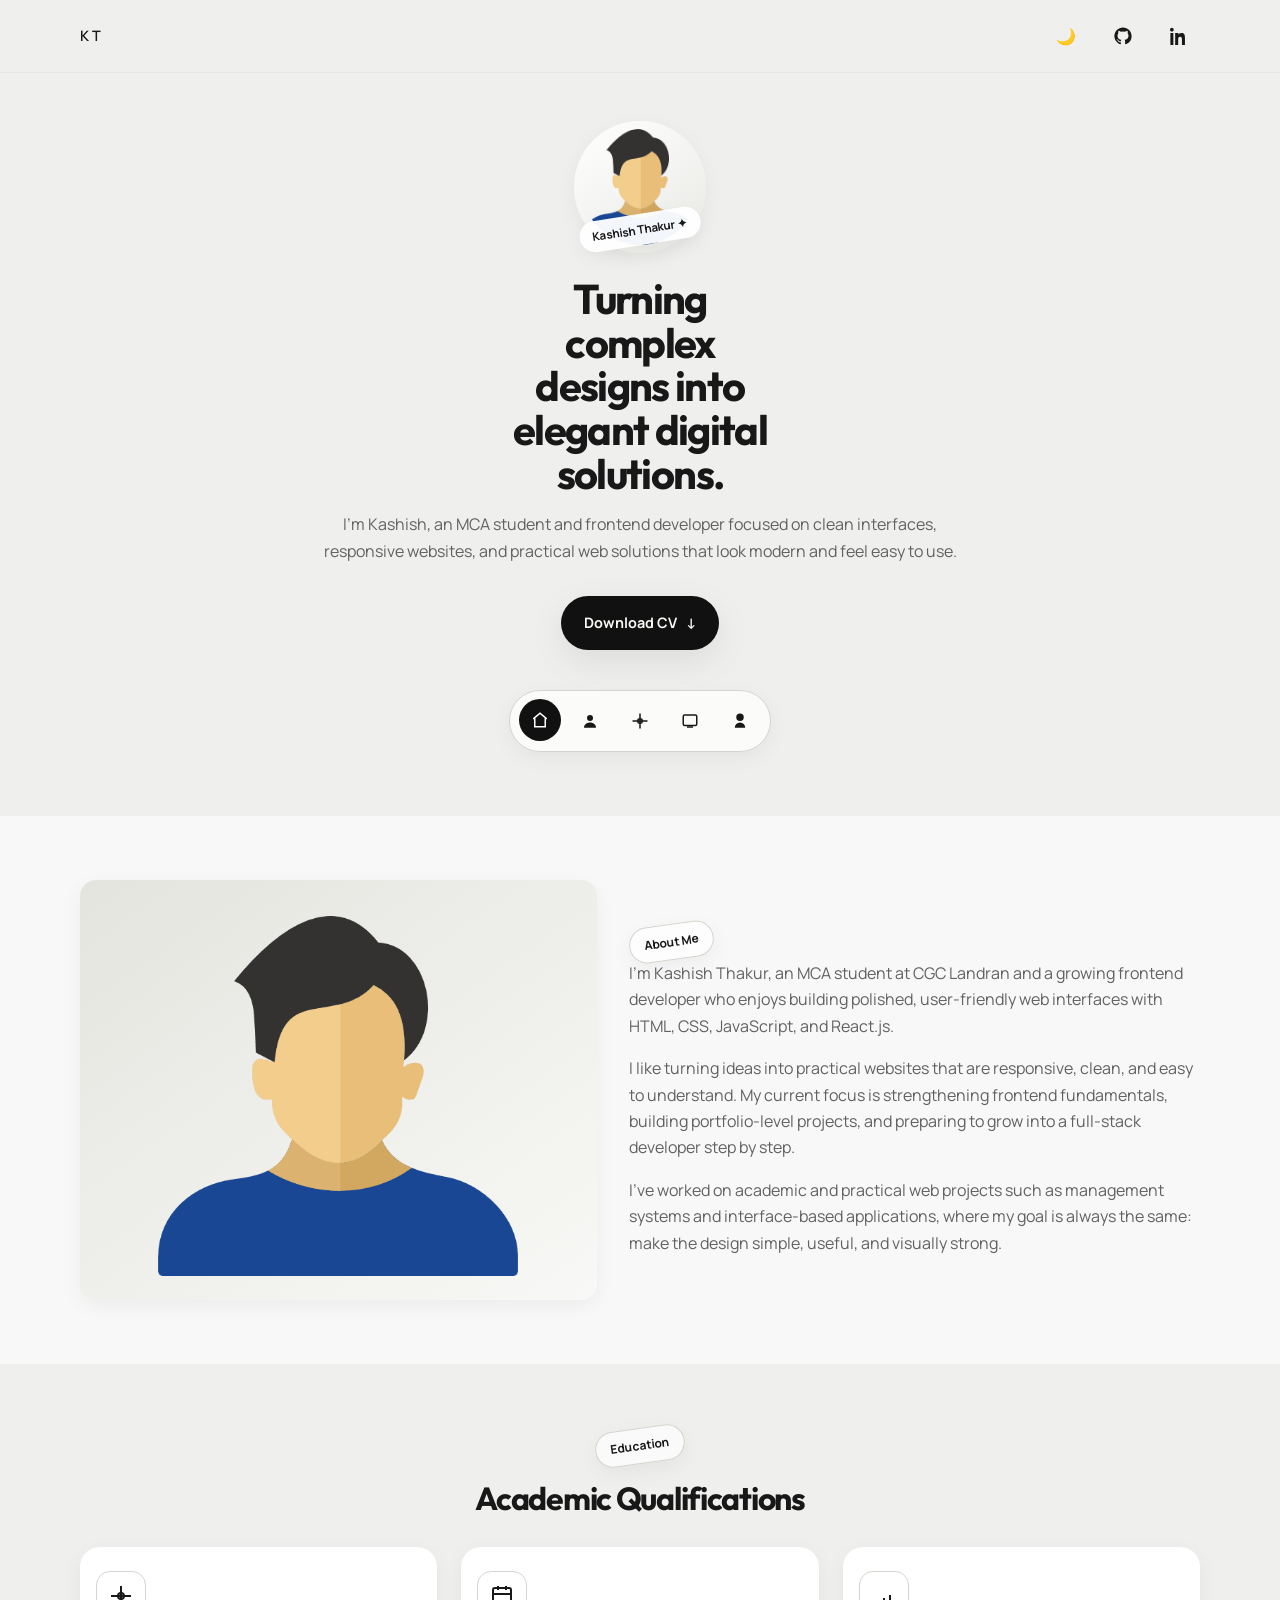
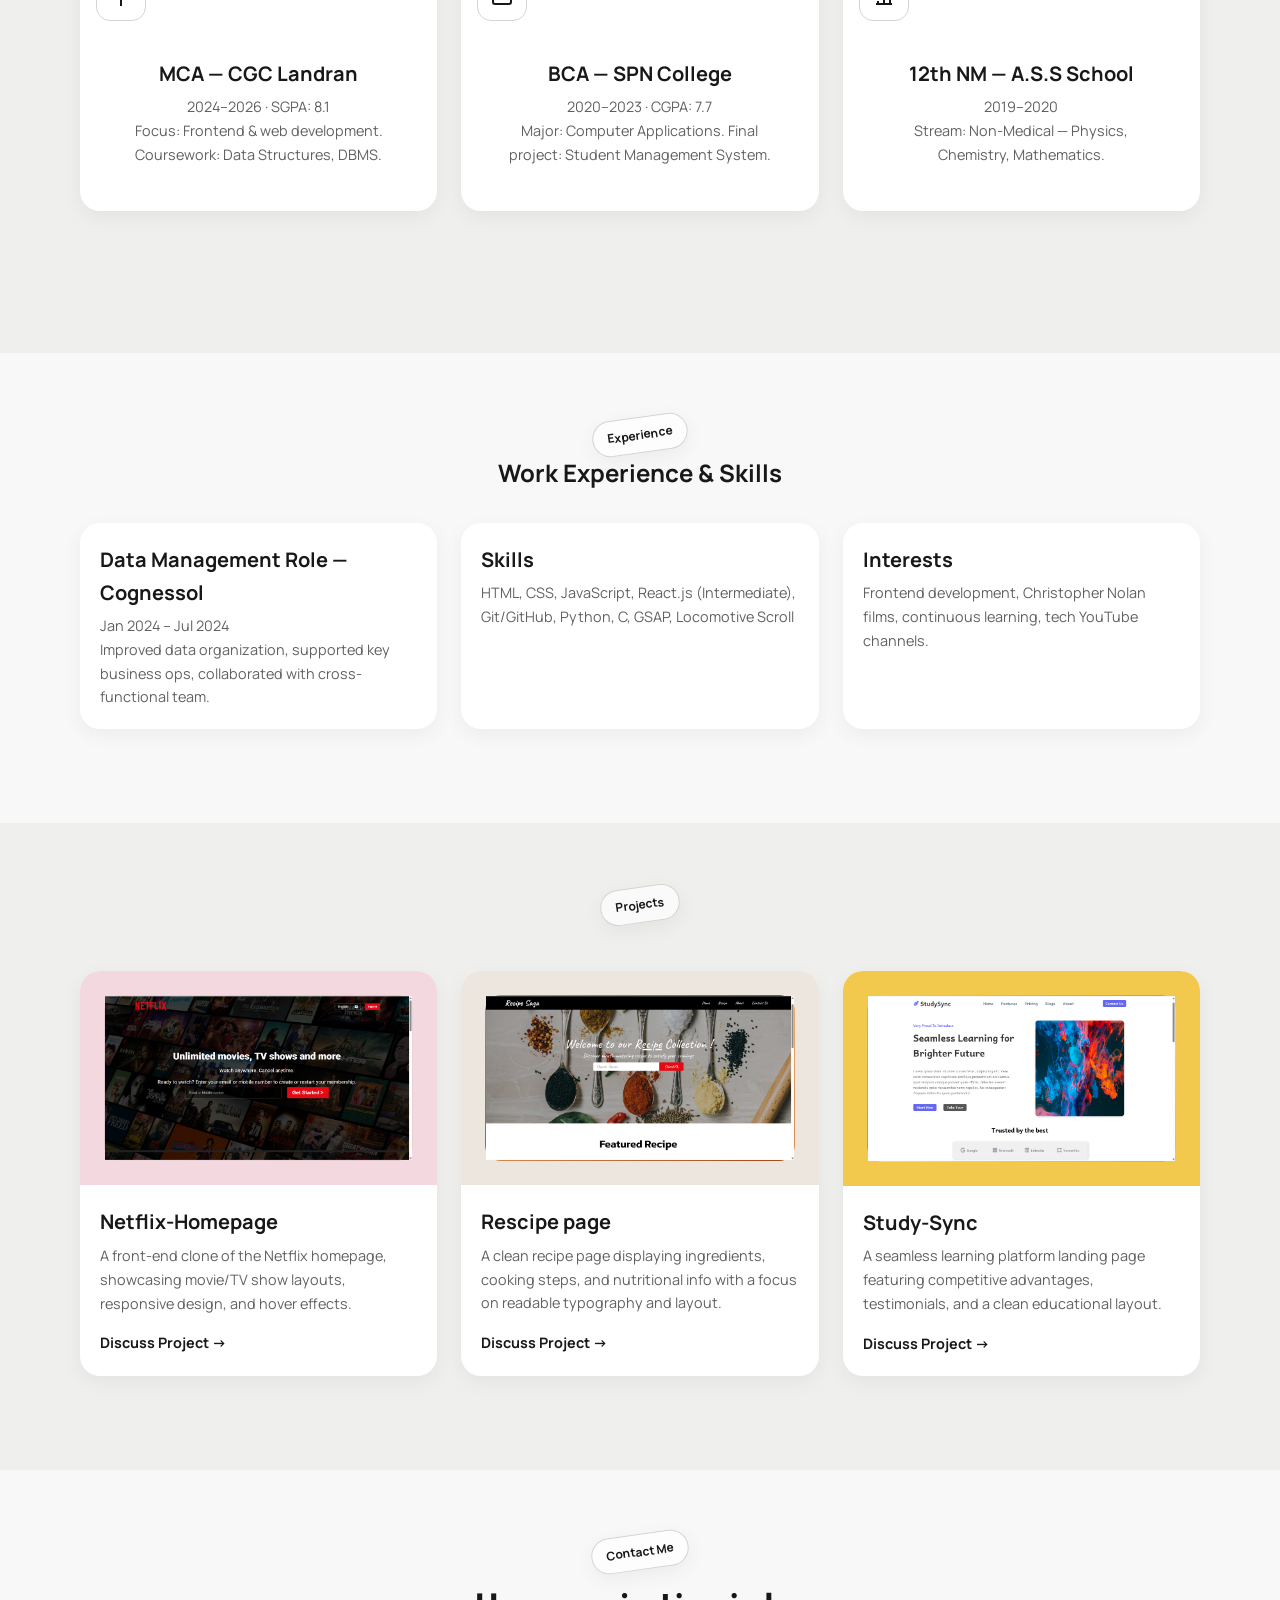
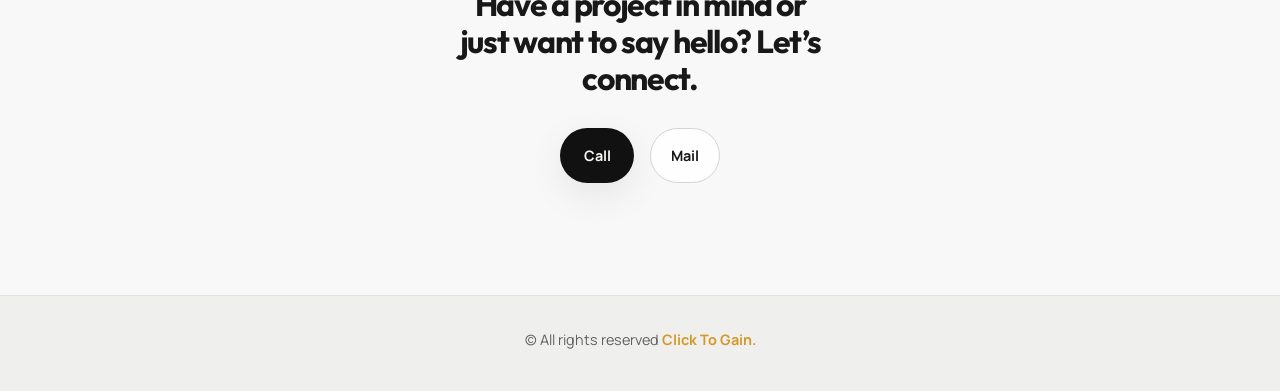
<file: 2023/index.html>
<!DOCTYPE html>
<html lang="en" data-theme="light">
    <head>
        <meta charset="UTF-8" />
        <meta name="viewport" content="width=device-width, initial-scale=1.0" />
        <title>Kashish Portfolio</title>
        <link rel="preconnect" href="https://fonts.googleapis.com">
        <link rel="preconnect" href="https://fonts.gstatic.com" crossorigin>
        <link
            href="https://fonts.googleapis.com/css2?family=Outfit:wght@300;400;500;600;700;800&family=Manrope:wght@400;500;600;700&display=swap"
            rel="stylesheet">

        <link rel="stylesheet" href="style.css">

    </head>
    <body>
        <header class="site-header">
            <div class="container">
                <a class="email-link" href="mailto:kashishthakur@example.com">K
                    T</a>
                <div class="theme-social">
                    <button class="theme-toggle" data-theme-toggle
                        aria-label="Switch theme">
                        <svg width="20" height="20" viewBox="0 0 24 24"
                            fill="none" stroke="currentColor"
                            stroke-width="2"><path
                                d="M21 12.79A9 9 0 1 1 11.21 3 7 7 0 0 0 21 12.79z"></path></svg>
                    </button>
                    <nav class="socials" aria-label="Social links">
                        <a class="icon-link" href="https://github.com/"
                            target="_blank" rel="noopener noreferrer"
                            aria-label="GitHub">
                            <svg width="18" height="18" viewBox="0 0 24 24"
                                fill="currentColor"><path
                                    d="M12 .5C5.65.5.5 5.66.5 12.02c0 5.1 3.29 9.42 7.86 10.95.58.1.79-.25.79-.56 0-.27-.01-1.16-.02-2.1-3.2.69-3.88-1.54-3.88-1.54-.53-1.34-1.28-1.7-1.28-1.7-1.05-.72.08-.71.08-.71 1.16.08 1.77 1.2 1.77 1.2 1.03 1.78 2.72 1.27 3.39.97.1-.75.4-1.27.72-1.56-2.55-.29-5.24-1.28-5.24-5.68 0-1.25.45-2.27 1.18-3.07-.12-.29-.51-1.46.11-3.04 0 0 .96-.31 3.15 1.17a10.9 10.9 0 0 1 5.74 0c2.18-1.48 3.14-1.17 3.14-1.17.63 1.58.24 2.75.12 3.04.74.8 1.18 1.82 1.18 3.07 0 4.41-2.7 5.39-5.27 5.67.41.36.78 1.08.78 2.18 0 1.57-.01 2.83-.01 3.22 0 .31.21.67.8.56A11.53 11.53 0 0 0 23.5 12C23.5 5.66 18.35.5 12 .5Z" /></svg>
                        </a>
                        <a class="icon-link" href="https://www.linkedin.com/"
                            target="_blank" rel="noopener noreferrer"
                            aria-label="LinkedIn">
                            <svg width="18" height="18" viewBox="0 0 24 24"
                                fill="currentColor"><path
                                    d="M4.98 3.5C4.98 4.88 3.87 6 2.49 6S0 4.88 0 3.5 1.11 1 2.49 1s2.49 1.12 2.49 2.5ZM.5 8h4V24h-4V8Zm7 0h3.83v2.18h.05c.53-1.01 1.83-2.18 3.77-2.18 4.03 0 4.78 2.65 4.78 6.09V24h-4v-7.02c0-1.67-.03-3.82-2.33-3.82-2.34 0-2.7 1.83-2.7 3.7V24h-4V8Z" /></svg>
                        </a>
                    </nav>
                </div>
            </div>
        </header>

        <main id="main">
            <section class="hero section" id="home">
                <div class="container reveal visible">
                    <div class="avatar-wrap">
                        <img
                            src="img/man-user-color-icon.png"
                            alt="Portrait style developer image" width="116"
                            height="116" loading="eager" />
                        <span class="avatar-tag">Kashish Thakur ✦</span>
                    </div>
                    <h1>Turning complex designs into elegant digital
                        solutions.</h1>
                    <p>I’m Kashish, an MCA student and frontend developer
                        focused on clean interfaces, responsive websites, and
                        practical web solutions that look modern and feel easy
                        to use.</p>
                    <a class="btn-primary" href="Kashish-Resume1.pdf"
                        download="Kashish-Resume1.pdf"
                        rel="noopener noreferrer">Download CV
                        <span aria-hidden="true">↓</span></a>

                    <nav class="dock" aria-label="Section navigation">
                        <a class="active" href="#home" aria-label="Home">
                            <svg width="18" height="18" viewBox="0 0 24 24"
                                fill="none" stroke="currentColor"
                                stroke-width="2"><path
                                    d="M3 10.5 12 3l9 7.5"></path><path
                                    d="M5 9.5V21h14V9.5"></path></svg>
                        </a>
                        <a href="#about" aria-label="About">
                            <svg width="18" height="18" viewBox="0 0 24 24"
                                fill="currentColor"><circle cx="12" cy="8"
                                    r="4"></circle><path
                                    d="M4 21c0-4.2 3.6-7 8-7s8 2.8 8 7"></path></svg>
                        </a>
                        <a href="#eductions" aria-label="Education">
                            <svg width="18" height="18" viewBox="0 0 24 24"
                                fill="none" stroke="currentColor"
                                stroke-width="2"><path
                                    d="M12 2v20M2 12h20"></path><circle cx="12"
                                    cy="12" r="3"></circle></svg>
                        </a>
                        <a href="#projects" aria-label="Projects">
                            <svg width="18" height="18" viewBox="0 0 24 24"
                                fill="none" stroke="currentColor"
                                stroke-width="2"><rect x="3" y="4" width="18"
                                    height="14" rx="2"></rect><path
                                    d="M8 20h8"></path></svg>
                        </a>
                        <a href="#contact" aria-label="Contact">
                            <svg width="18" height="18" viewBox="0 0 24 24"
                                fill="currentColor"><path
                                    d="M12 12a5 5 0 1 0-5-5 5 5 0 0 0 5 5Zm-7 9a7 7 0 0 1 14 0Z"></path></svg>
                        </a>
                    </nav>
                </div>
            </section>

            <section class="section" id="about"
                style="background-color: #f8f8f8;">
                <div class="container about-grid reveal">
                    <div class="portrait-card">
                        <img
                            src="img/man-user-color-icon.png"
                            alt="Developer portrait for about section"
                            width="520" height="640" loading="lazy" />
                    </div>
                    <div class="about-copy">
                        <span class="section-label">About Me</span>
                        <p>I’m Kashish Thakur, an MCA student at CGC Landran and
                            a growing frontend developer who enjoys building
                            polished, user-friendly web interfaces with HTML,
                            CSS, JavaScript, and React.js.</p>
                        <p>I like turning ideas into practical websites that are
                            responsive, clean, and easy to understand. My
                            current focus is strengthening frontend
                            fundamentals, building portfolio-level projects, and
                            preparing to grow into a full-stack developer step
                            by step.</p>
                        <p>I’ve worked on academic and practical web projects
                            such as management systems and interface-based
                            applications, where my goal is always the same: make
                            the design simple, useful, and visually strong.</p>
                    </div>
                </div>
            </section>

            <section class="section" id="eductions">
                <div class="container reveal">
                    <div class="eductions-intro">
                        <span class="section-label">Education</span>
                        <h2>Academic Qualifications</h2>
                        <div class="eductions-grid">
                            <article class="eduction-card project-card">
                                <div class="eduction-icon" aria-hidden="true">
                                    <svg width="24" height="24"
                                        viewBox="0 0 24 24" fill="none"
                                        stroke="currentColor"
                                        stroke-width="2"><path
                                            d="M12 2v20M2 12h20"></path><circle
                                            cx="12" cy="12"
                                            r="3"></circle></svg>
                                </div>
                                <div class="project-content">
                                    <h3>MCA — CGC Landran</h3>
                                    <p>2024–2026 · SGPA: 8.1</p>
                                    <p>Focus: Frontend & web development.
                                        Coursework: Data Structures, DBMS.</p>
                                </div>
                            </article>
                            <article class="eduction-card project-card">
                                <div class="eduction-icon" aria-hidden="true">
                                    <svg width="24" height="24"
                                        viewBox="0 0 24 24" fill="none"
                                        stroke="currentColor"
                                        stroke-width="2"><rect x="3" y="4"
                                            width="18" height="16"
                                            rx="2"></rect><path
                                            d="M8 2v4M16 2v4M3 10h18"></path></svg>
                                </div>
                                <div class="project-content">
                                    <h3>BCA — SPN College</h3>
                                    <p>2020–2023 · CGPA: 7.7</p>
                                    <p>Major: Computer Applications. Final
                                        project: Student Management System.</p>
                                </div>
                            </article>
                            <article class="eduction-card project-card">
                                <div class="eduction-icon" aria-hidden="true">
                                    <svg width="24" height="24"
                                        viewBox="0 0 24 24" fill="none"
                                        stroke="currentColor"
                                        stroke-width="2"><path
                                            d="M12 20v-6"></path><path
                                            d="M6 20v-3"></path><path
                                            d="M18 20v-9"></path><path
                                            d="M4 20h16"></path></svg>
                                </div>
                                <div class="project-content">
                                    <h3>12th NM — A.S.S School</h3>
                                    <p>2019–2020</p>
                                    <p>Stream: Non-Medical — Physics, Chemistry,
                                        Mathematics.</p>
                                </div>
                            </article>
                        </div>
                    </div>
                </div>
            </section>

            <section class="section" id="experience"
                style="background-color: #f8f8f8;">
                <div class="container reveal">
                    <div class="services-intro exp-intro">
                        <span class="section-label">Experience</span>
                        <h2>Work Experience & Skills</h2>
                    </div>
                    <div class="eductions-grid">
                        <article class="project-card">
                            <div class="project-content">
                                <h3>Data Management Role — Cognessol</h3>
                                <p>Jan 2024 – Jul 2024</p>
                                <p>Improved data organization, supported key
                                    business ops, collaborated with
                                    cross-functional team.</p>
                            </div>
                        </article>

                        <article class="project-card">
                            <div class="project-content">
                                <h3>Skills</h3>
                                <p>HTML, CSS, JavaScript, React.js
                                    (Intermediate), Git/GitHub, Python, C,
                                    GSAP, Locomotive Scroll</p>
                            </div>
                        </article>
                        <article class="project-card">
                            <div class="project-content">
                                <h3>Interests</h3>
                                <p>Frontend development, Christopher Nolan
                                    films, continuous learning, tech YouTube
                                    channels.</p>
                            </div>
                        </article>

                    </div>
                </div>
            </section>

            <section class="section" id="projects">
                <div class="container reveal">
                    <div class="projects-intro">
                        <span class="section-label">Projects</span>
                    </div>
                    <div class="projects-grid">
                        <article class="project-card">
                            <div class="project-thumb"
                                style="background:#f3d9df;">
                                <span
                                    style="background-image:linear-gradient(135deg, #ffe8ef, #f6d0da); position:relative;"><img src="img/n.png" alt=""></span>
                            </div>
                            <div class="project-content">
                                <h3>Netflix-Homepage</h3>
                                <p>A front-end clone of the Netflix homepage,
                                    showcasing movie/TV show layouts, responsive
                                    design, and hover effects.</p>
                                <a href="#contact">Discuss Project →</a>
                            </div>
                        </article>
                        <article class="project-card">
                            <div class="project-thumb"
                                style="background:#ece6df;">
                                <span
                                    style="background-image:linear-gradient(135deg, #ffbb74, #b44b14);"><img src="img/r.png" alt=""></span>
                            </div>
                            <div class="project-content">
                                <h3>Rescipe page</h3>
                                <p>A clean recipe page displaying ingredients,
                                    cooking steps, and nutritional info with a
                                    focus on readable typography and layout.</p>
                                <a href="#contact">Discuss Project →</a>
                            </div>
                        </article>
                        <article class="project-card">
                            <div class="project-thumb"
                                style="background:#f2c94d;">
                                <span
                                    style="background-image:linear-gradient(135deg, #fff1aa, #d4a625);"><img src="img/ss.png" alt=""></span>
                            </div>
                            <div class="project-content">
                                <h3>Study-Sync</h3>
                                <p>A seamless learning platform landing page
                                    featuring competitive advantages,
                                    testimonials, and a clean educational
                                    layout.</p>
                                <a href="#contact">Discuss Project →</a>
                            </div>
                        </article>
                    </div>
                </div>
            </section>

            <section class="section" id="contact"
                style="background-color: #f8f8f8;">
                <div class="container reveal">
                    <div class="contact-intro">
                        <span class="section-label">Contact Me</span>
                        <h2>Have a project in mind or just want to say hello?
                            Let’s connect.</h2>
                        <div class="contact-actions">
                            <a class="btn-primary"
                                href="tel:+919999999999">Call</a>
                            <a class="btn-secondary"
                                href="mailto:kashishthakur.dev@gmail.com">Mail</a>
                        </div>
                    </div>
                </div>
            </section>
        </main>

        <footer>
            <div class="container">© All rights reserved <span
                    class="accent">Click To Gain.</span></div>
        </footer>
        <script src="script.js"></script>
    </body>
</html>
</file>
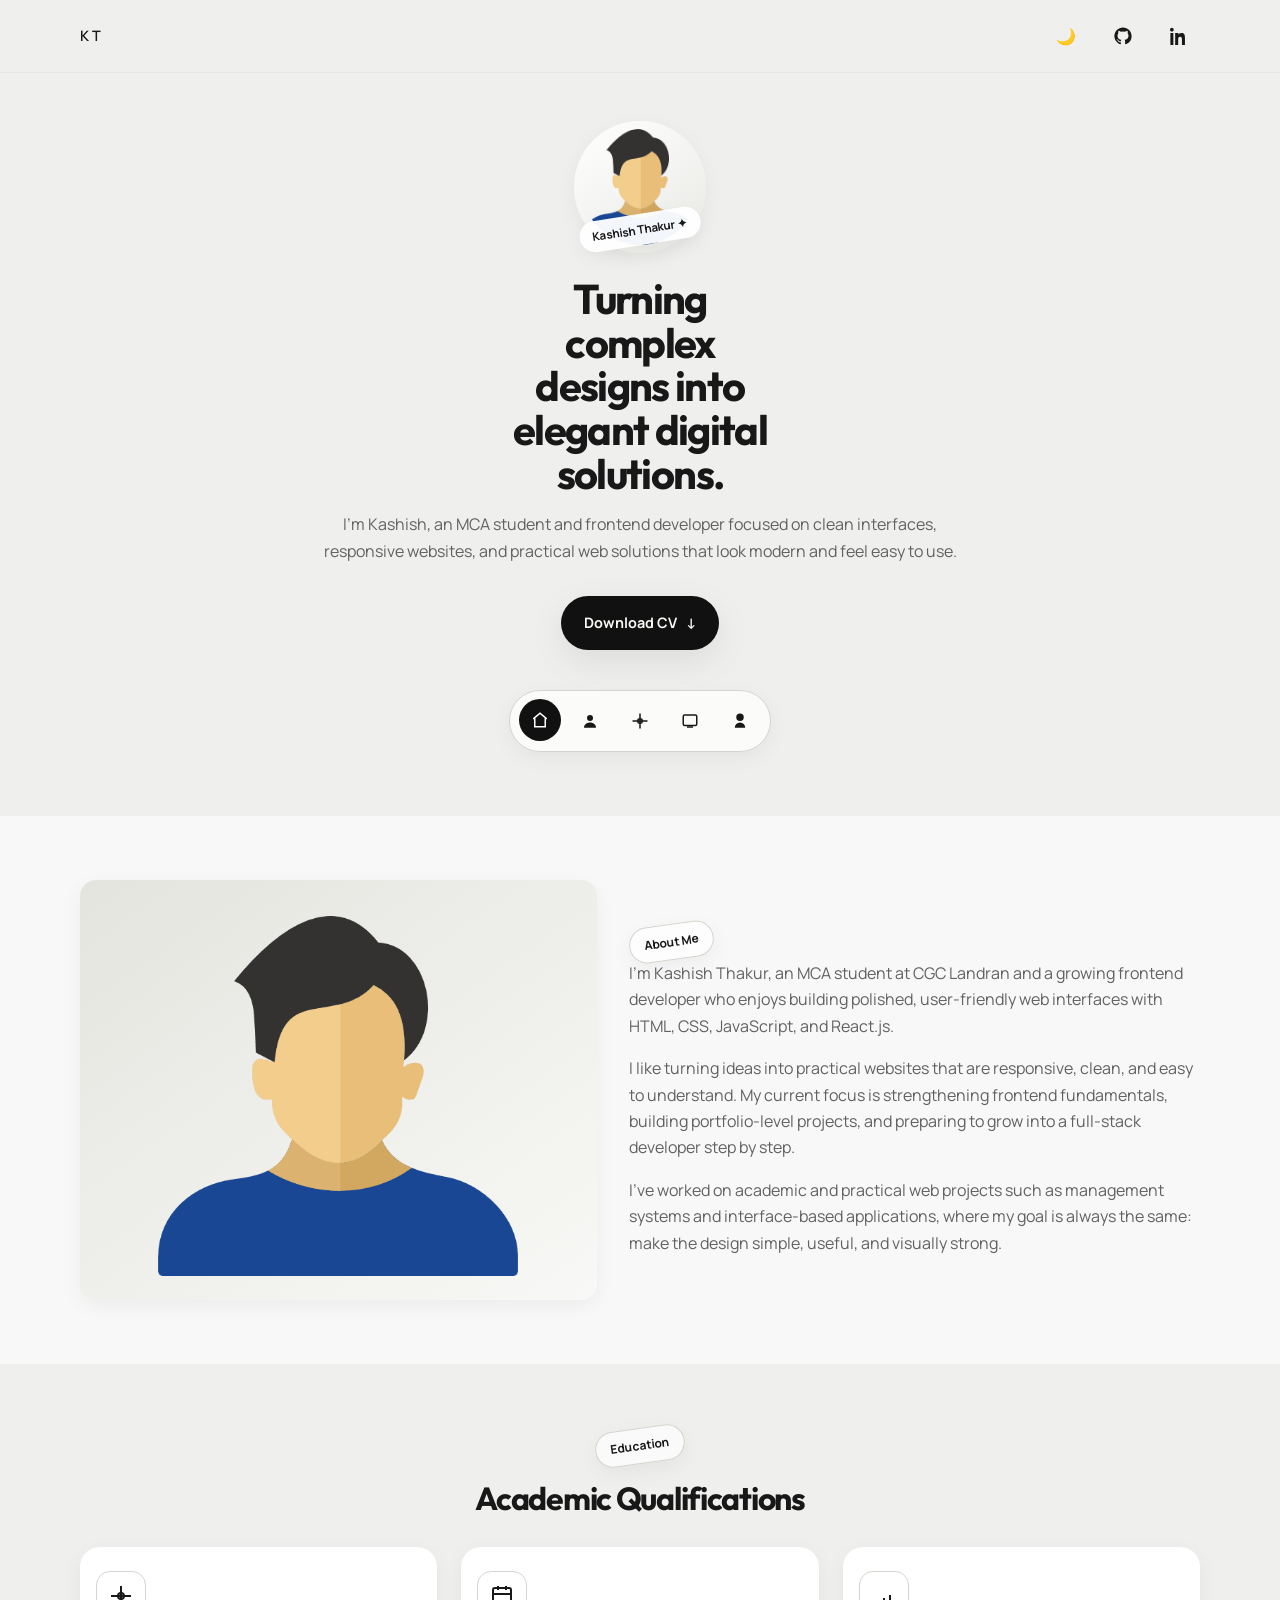
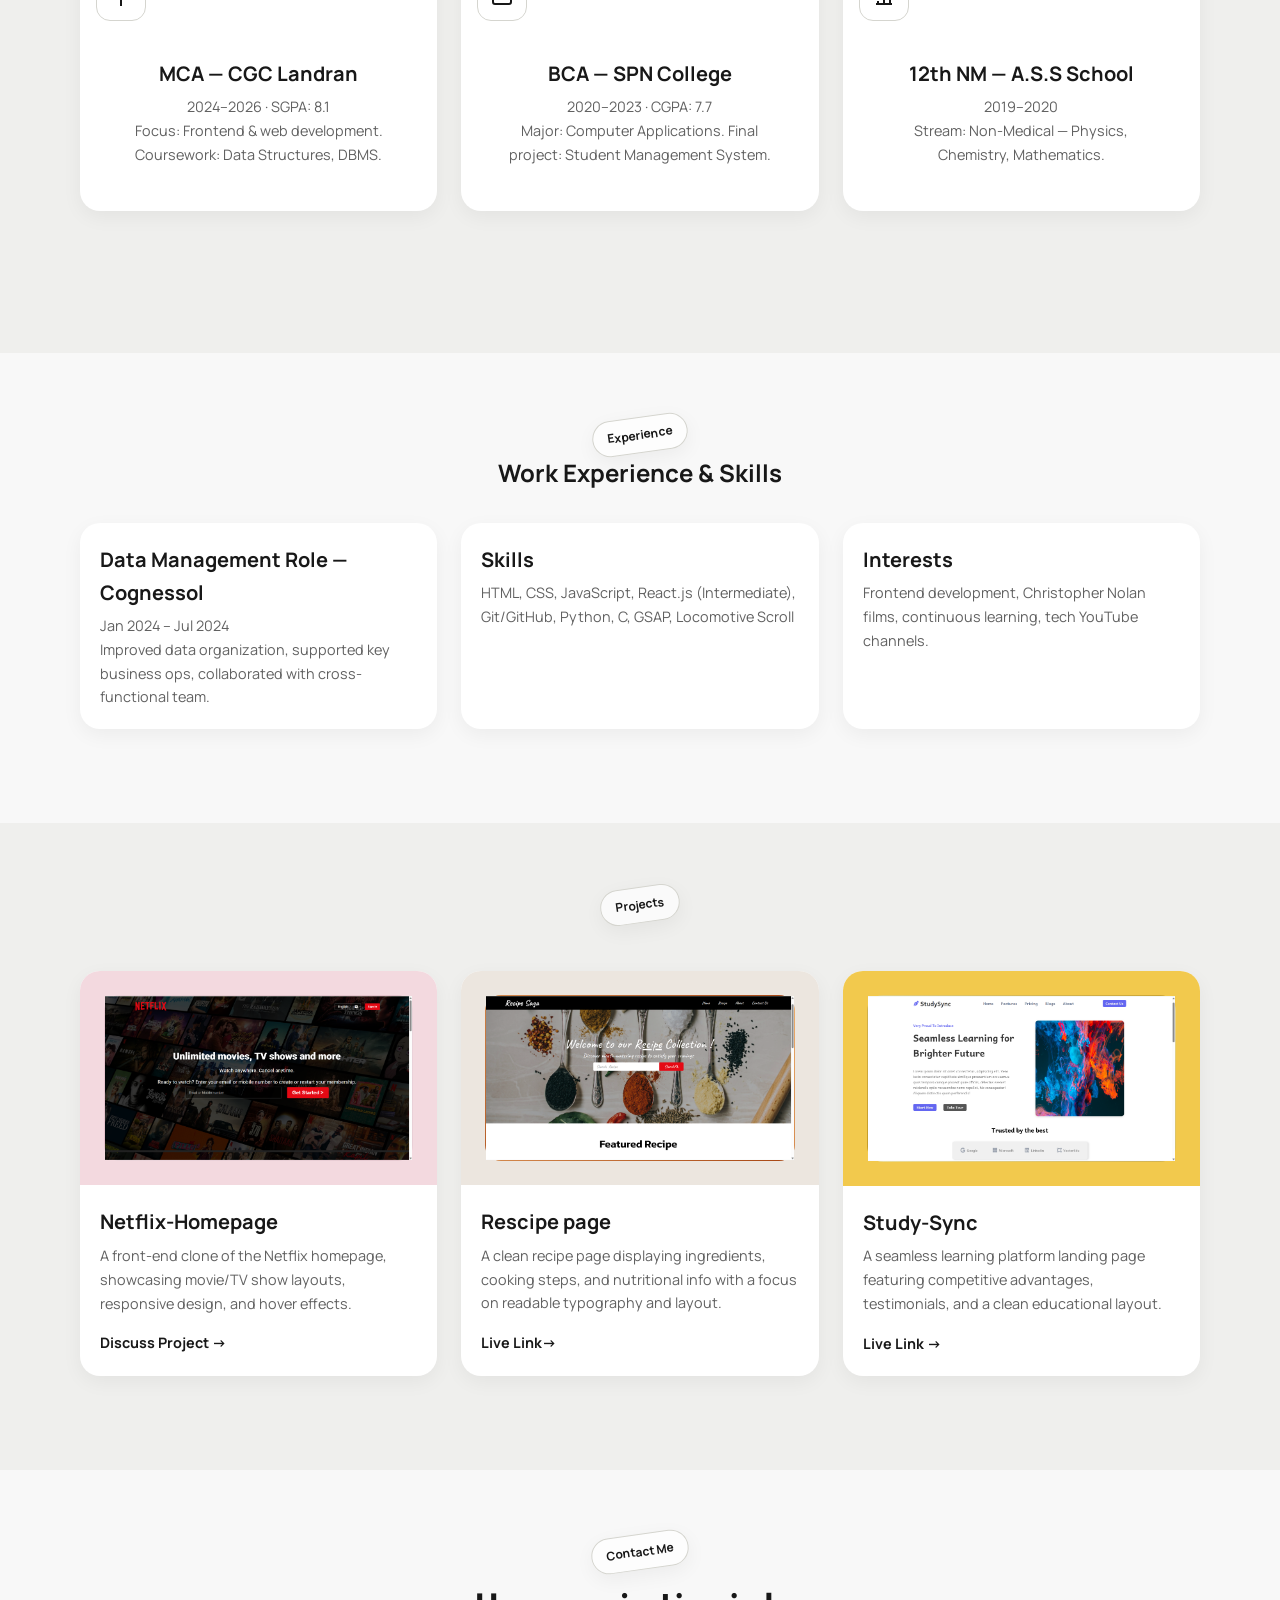
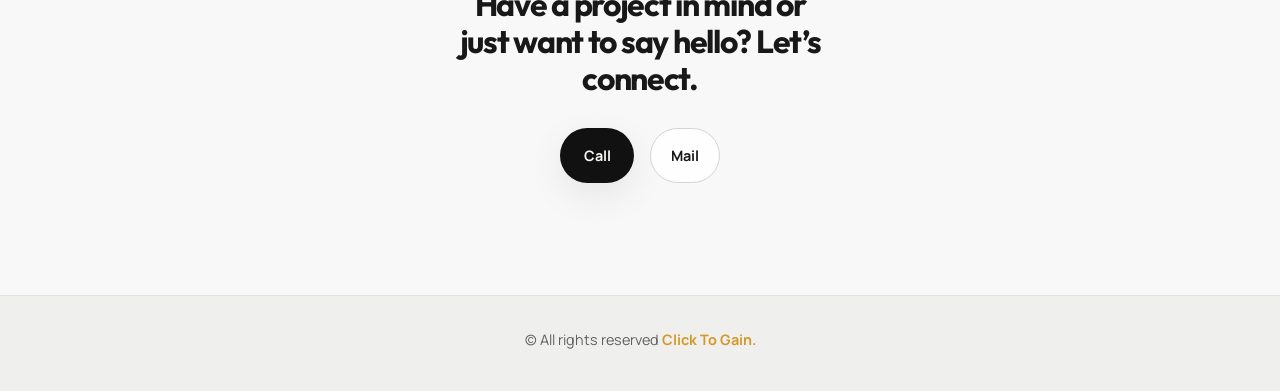
<file: Portfolio-2023/index.html>
<!DOCTYPE html>
<html lang="en" data-theme="light">
    <head>
        <meta charset="UTF-8" />
        <meta name="viewport" content="width=device-width, initial-scale=1.0" />
        <title>Kashish Portfolio</title>
        <link rel="preconnect" href="https://fonts.googleapis.com">
        <link rel="preconnect" href="https://fonts.gstatic.com" crossorigin>
        <link
            href="https://fonts.googleapis.com/css2?family=Outfit:wght@300;400;500;600;700;800&family=Manrope:wght@400;500;600;700&display=swap"
            rel="stylesheet">

        <link rel="stylesheet" href="style.css">

    </head>
    <body>
        <header class="site-header">
            <div class="container">
                <a class="email-link" href="mailto:kashishthakur@example.com">K
                    T</a>
                <div class="theme-social">
                    <button class="theme-toggle" data-theme-toggle
                        aria-label="Switch theme">
                        <svg width="20" height="20" viewBox="0 0 24 24"
                            fill="none" stroke="currentColor"
                            stroke-width="2"><path
                                d="M21 12.79A9 9 0 1 1 11.21 3 7 7 0 0 0 21 12.79z"></path></svg>
                    </button>
                    <nav class="socials" aria-label="Social links">
                        <a class="icon-link" href="https://github.com/"
                            target="_blank" rel="noopener noreferrer"
                            aria-label="GitHub">
                            <svg width="18" height="18" viewBox="0 0 24 24"
                                fill="currentColor"><path
                                    d="M12 .5C5.65.5.5 5.66.5 12.02c0 5.1 3.29 9.42 7.86 10.95.58.1.79-.25.79-.56 0-.27-.01-1.16-.02-2.1-3.2.69-3.88-1.54-3.88-1.54-.53-1.34-1.28-1.7-1.28-1.7-1.05-.72.08-.71.08-.71 1.16.08 1.77 1.2 1.77 1.2 1.03 1.78 2.72 1.27 3.39.97.1-.75.4-1.27.72-1.56-2.55-.29-5.24-1.28-5.24-5.68 0-1.25.45-2.27 1.18-3.07-.12-.29-.51-1.46.11-3.04 0 0 .96-.31 3.15 1.17a10.9 10.9 0 0 1 5.74 0c2.18-1.48 3.14-1.17 3.14-1.17.63 1.58.24 2.75.12 3.04.74.8 1.18 1.82 1.18 3.07 0 4.41-2.7 5.39-5.27 5.67.41.36.78 1.08.78 2.18 0 1.57-.01 2.83-.01 3.22 0 .31.21.67.8.56A11.53 11.53 0 0 0 23.5 12C23.5 5.66 18.35.5 12 .5Z" /></svg>
                        </a>
                        <a class="icon-link" href="https://www.linkedin.com/"
                            target="_blank" rel="noopener noreferrer"
                            aria-label="LinkedIn">
                            <svg width="18" height="18" viewBox="0 0 24 24"
                                fill="currentColor"><path
                                    d="M4.98 3.5C4.98 4.88 3.87 6 2.49 6S0 4.88 0 3.5 1.11 1 2.49 1s2.49 1.12 2.49 2.5ZM.5 8h4V24h-4V8Zm7 0h3.83v2.18h.05c.53-1.01 1.83-2.18 3.77-2.18 4.03 0 4.78 2.65 4.78 6.09V24h-4v-7.02c0-1.67-.03-3.82-2.33-3.82-2.34 0-2.7 1.83-2.7 3.7V24h-4V8Z" /></svg>
                        </a>
                    </nav>
                </div>
            </div>
        </header>

        <main id="main">
            <section class="hero section" id="home">
                <div class="container reveal visible">
                    <div class="avatar-wrap">
                        <img
                            src="img/man-user-color-icon.png"
                            alt="Portrait style developer image" width="116"
                            height="116" loading="eager" />
                        <span class="avatar-tag">Kashish Thakur ✦</span>
                    </div>
                    <h1>Turning complex designs into elegant digital
                        solutions.</h1>
                    <p>I’m Kashish, an MCA student and frontend developer
                        focused on clean interfaces, responsive websites, and
                        practical web solutions that look modern and feel easy
                        to use.</p>
                    <a class="btn-primary" href="img/Kashish-Resume1.pdf"
                        download="Kashish-Resume1.pdf"
                        rel="noopener noreferrer">Download CV
                        <span aria-hidden="true">↓</span></a>

                    <nav class="dock" aria-label="Section navigation">
                        <a class="active" href="#home" aria-label="Home">
                            <svg width="18" height="18" viewBox="0 0 24 24"
                                fill="none" stroke="currentColor"
                                stroke-width="2"><path
                                    d="M3 10.5 12 3l9 7.5"></path><path
                                    d="M5 9.5V21h14V9.5"></path></svg>
                        </a>
                        <a href="#about" aria-label="About">
                            <svg width="18" height="18" viewBox="0 0 24 24"
                                fill="currentColor"><circle cx="12" cy="8"
                                    r="4"></circle><path
                                    d="M4 21c0-4.2 3.6-7 8-7s8 2.8 8 7"></path></svg>
                        </a>
                        <a href="#eductions" aria-label="Education">
                            <svg width="18" height="18" viewBox="0 0 24 24"
                                fill="none" stroke="currentColor"
                                stroke-width="2"><path
                                    d="M12 2v20M2 12h20"></path><circle cx="12"
                                    cy="12" r="3"></circle></svg>
                        </a>
                        <a href="#projects" aria-label="Projects">
                            <svg width="18" height="18" viewBox="0 0 24 24"
                                fill="none" stroke="currentColor"
                                stroke-width="2"><rect x="3" y="4" width="18"
                                    height="14" rx="2"></rect><path
                                    d="M8 20h8"></path></svg>
                        </a>
                        <a href="#contact" aria-label="Contact">
                            <svg width="18" height="18" viewBox="0 0 24 24"
                                fill="currentColor"><path
                                    d="M12 12a5 5 0 1 0-5-5 5 5 0 0 0 5 5Zm-7 9a7 7 0 0 1 14 0Z"></path></svg>
                        </a>
                    </nav>
                </div>
            </section>

            <section class="section" id="about"
                style="background-color: #f8f8f8;">
                <div class="container about-grid reveal">
                    <div class="portrait-card">
                        <img
                            src="img/man-user-color-icon.png"
                            alt="Developer portrait for about section"
                            width="520" height="640" loading="lazy" />
                    </div>
                    <div class="about-copy">
                        <span class="section-label">About Me</span>
                        <p>I’m Kashish Thakur, an MCA student at CGC Landran and
                            a growing frontend developer who enjoys building
                            polished, user-friendly web interfaces with HTML,
                            CSS, JavaScript, and React.js.</p>
                        <p>I like turning ideas into practical websites that are
                            responsive, clean, and easy to understand. My
                            current focus is strengthening frontend
                            fundamentals, building portfolio-level projects, and
                            preparing to grow into a full-stack developer step
                            by step.</p>
                        <p>I’ve worked on academic and practical web projects
                            such as management systems and interface-based
                            applications, where my goal is always the same: make
                            the design simple, useful, and visually strong.</p>
                    </div>
                </div>
            </section>

            <section class="section" id="eductions">
                <div class="container reveal">
                    <div class="eductions-intro">
                        <span class="section-label">Education</span>
                        <h2>Academic Qualifications</h2>
                        <div class="eductions-grid">
                            <article class="eduction-card project-card">
                                <div class="eduction-icon" aria-hidden="true">
                                    <svg width="24" height="24"
                                        viewBox="0 0 24 24" fill="none"
                                        stroke="currentColor"
                                        stroke-width="2"><path
                                            d="M12 2v20M2 12h20"></path><circle
                                            cx="12" cy="12"
                                            r="3"></circle></svg>
                                </div>
                                <div class="project-content">
                                    <h3>MCA — CGC Landran</h3>
                                    <p>2024–2026 · SGPA: 8.1</p>
                                    <p>Focus: Frontend & web development.
                                        Coursework: Data Structures, DBMS.</p>
                                </div>
                            </article>
                            <article class="eduction-card project-card">
                                <div class="eduction-icon" aria-hidden="true">
                                    <svg width="24" height="24"
                                        viewBox="0 0 24 24" fill="none"
                                        stroke="currentColor"
                                        stroke-width="2"><rect x="3" y="4"
                                            width="18" height="16"
                                            rx="2"></rect><path
                                            d="M8 2v4M16 2v4M3 10h18"></path></svg>
                                </div>
                                <div class="project-content">
                                    <h3>BCA — SPN College</h3>
                                    <p>2020–2023 · CGPA: 7.7</p>
                                    <p>Major: Computer Applications. Final
                                        project: Student Management System.</p>
                                </div>
                            </article>
                            <article class="eduction-card project-card">
                                <div class="eduction-icon" aria-hidden="true">
                                    <svg width="24" height="24"
                                        viewBox="0 0 24 24" fill="none"
                                        stroke="currentColor"
                                        stroke-width="2"><path
                                            d="M12 20v-6"></path><path
                                            d="M6 20v-3"></path><path
                                            d="M18 20v-9"></path><path
                                            d="M4 20h16"></path></svg>
                                </div>
                                <div class="project-content">
                                    <h3>12th NM — A.S.S School</h3>
                                    <p>2019–2020</p>
                                    <p>Stream: Non-Medical — Physics, Chemistry,
                                        Mathematics.</p>
                                </div>
                            </article>
                        </div>
                    </div>
                </div>
            </section>

            <section class="section" id="experience"
                style="background-color: #f8f8f8;">
                <div class="container reveal">
                    <div class="services-intro exp-intro">
                        <span class="section-label">Experience</span>
                        <h2>Work Experience & Skills</h2>
                    </div>
                    <div class="eductions-grid">
                        <article class="project-card">
                            <div class="project-content">
                                <h3>Data Management Role — Cognessol</h3>
                                <p>Jan 2024 – Jul 2024</p>
                                <p>Improved data organization, supported key
                                    business ops, collaborated with
                                    cross-functional team.</p>
                            </div>
                        </article>

                        <article class="project-card">
                            <div class="project-content">
                                <h3>Skills</h3>
                                <p>HTML, CSS, JavaScript, React.js
                                    (Intermediate), Git/GitHub, Python, C,
                                    GSAP, Locomotive Scroll</p>
                            </div>
                        </article>
                        <article class="project-card">
                            <div class="project-content">
                                <h3>Interests</h3>
                                <p>Frontend development, Christopher Nolan
                                    films, continuous learning, tech YouTube
                                    channels.</p>
                            </div>
                        </article>

                    </div>
                </div>
            </section>

            <section class="section" id="projects">
                <div class="container reveal">
                    <div class="projects-intro">
                        <span class="section-label">Projects</span>
                    </div>
                    <div class="projects-grid">
                        <article class="project-card">
                            <div class="project-thumb"
                                style="background:#f3d9df;">
                                <span
                                    style="background-image:linear-gradient(135deg, #ffe8ef, #f6d0da); position:relative;"><img
                                        src="img/n.png" alt></span>
                            </div>
                            <div class="project-content">
                                <h3>Netflix-Homepage</h3>
                                <p>A front-end clone of the Netflix homepage,
                                    showcasing movie/TV show layouts, responsive
                                    design, and hover effects.</p>
                                <a href="#contact">Discuss Project →</a>
                            </div>
                        </article>
                        <article class="project-card">
                            <div class="project-thumb"
                                style="background:#ece6df;">
                                <span
                                    style="background-image:linear-gradient(135deg, #ffbb74, #b44b14);"><img
                                        src="img/r.png" alt></span>
                            </div>
                            <div class="project-content">
                                <h3>Rescipe page</h3>
                                <p>A clean recipe page displaying ingredients,
                                    cooking steps, and nutritional info with a
                                    focus on readable typography and layout.</p>
                                <a
                                    href="https://kashish-008.github.io/Practise-projects/Recipe-Website">Live
                                    Link→</a>
                            </div>
                        </article>
                        <article class="project-card">
                            <div class="project-thumb"
                                style="background:#f2c94d;">
                                <span
                                    style="background-image:linear-gradient(135deg, #fff1aa, #d4a625);"><img
                                        src="img/ss.png" alt></span>
                            </div>
                            <div class="project-content">
                                <h3>Study-Sync</h3>
                                <p>A seamless learning platform landing page
                                    featuring competitive advantages,
                                    testimonials, and a clean educational
                                    layout.</p>
                                <a
                                    href="https://kashish-008.github.io/Practise-projects/StudySync/">Live
                                    Link →</a>
                            </div>
                        </article>
                    </div>
                </div>
            </section>

            <section class="section" id="contact"
                style="background-color: #f8f8f8;">
                <div class="container reveal">
                    <div class="contact-intro">
                        <span class="section-label">Contact Me</span>
                        <h2>Have a project in mind or just want to say hello?
                            Let’s connect.</h2>
                        <div class="contact-actions">
                            <a class="btn-primary"
                                href="tel:+919999999999">Call</a>
                            <a class="btn-secondary"
                                href="mailto:kashishthakur.dev@gmail.com">Mail</a>
                        </div>
                    </div>
                </div>
            </section>
        </main>

        <footer>
            <div class="container">© All rights reserved <span
                    class="accent">Click To Gain.</span></div>
        </footer>
        <script src="script.js"></script>
    </body>
</html>
</file>
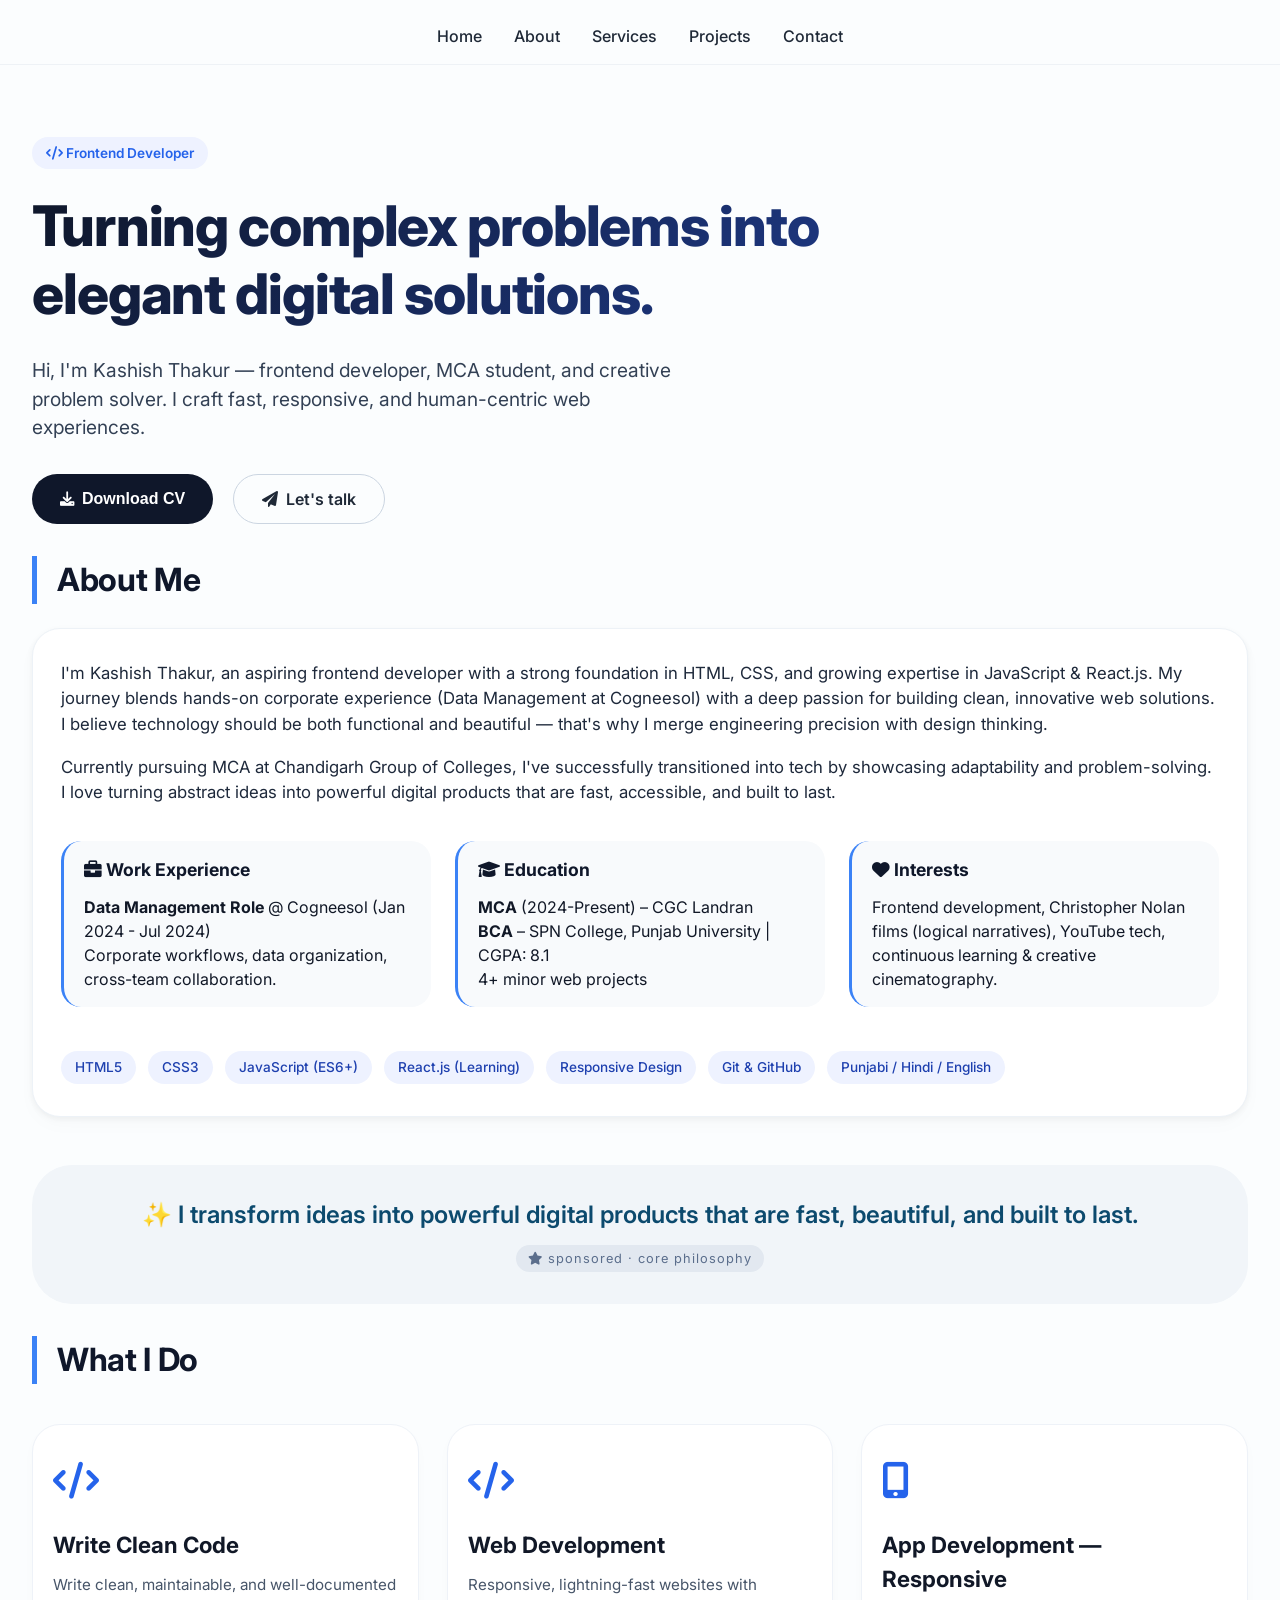
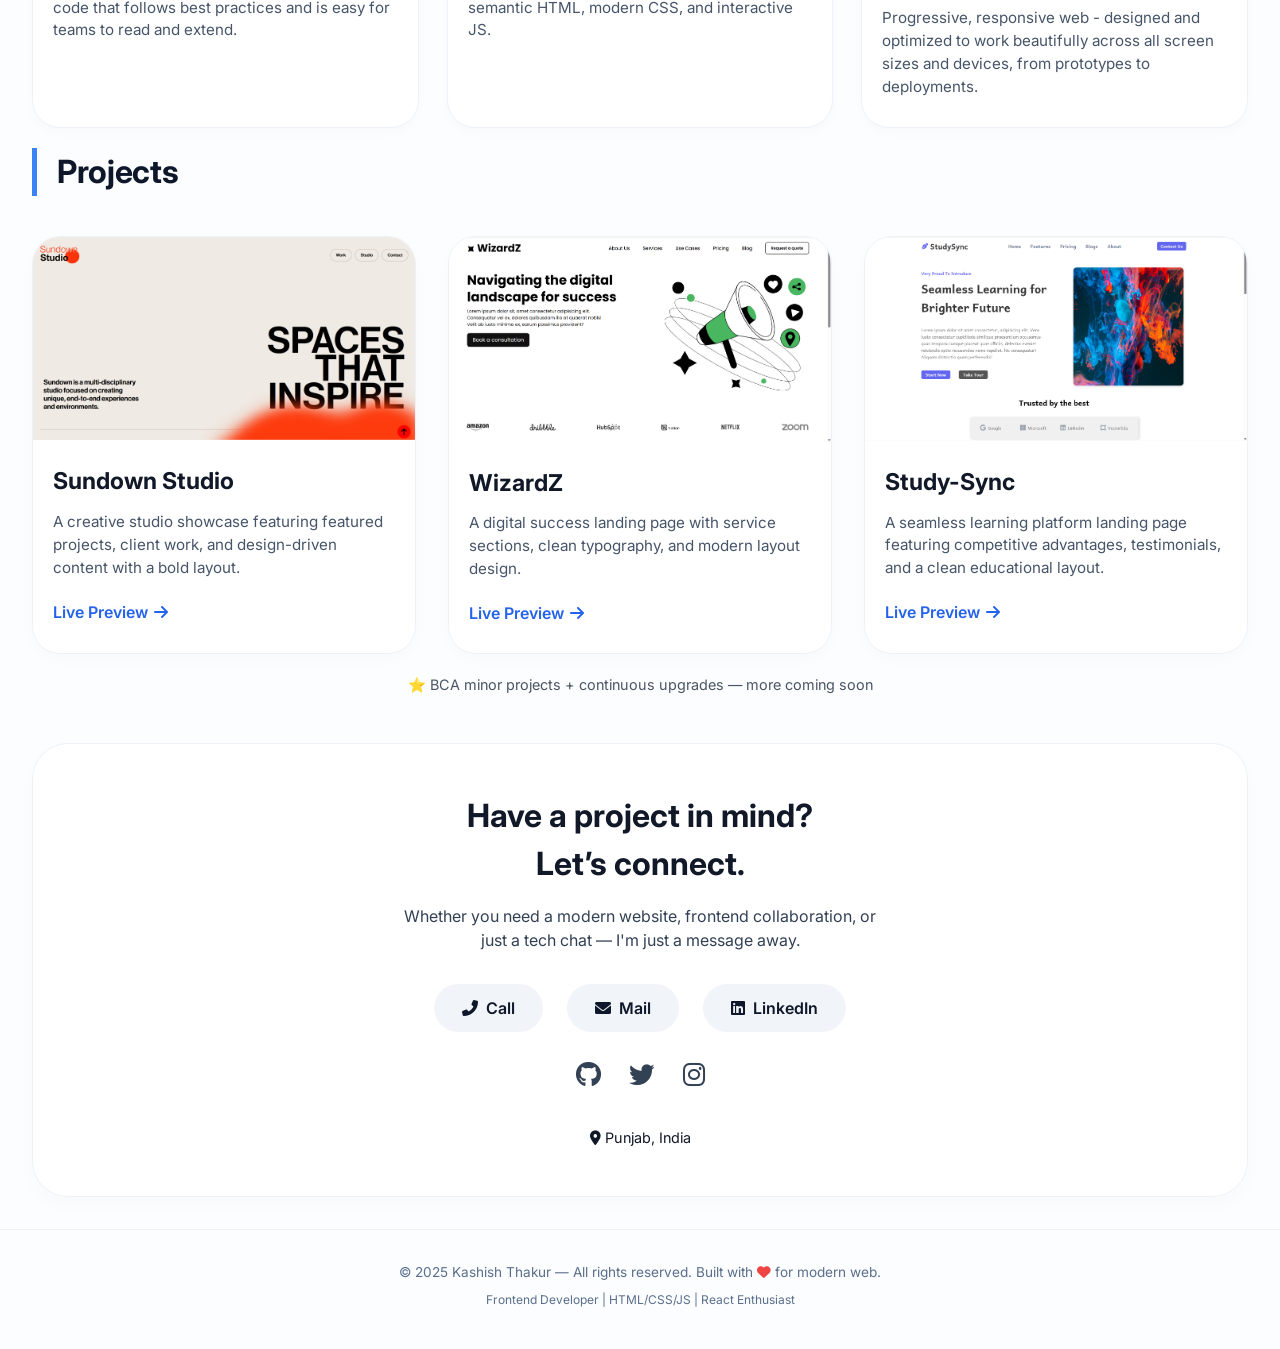
<file: Portfolio-2024/index.html>
<!DOCTYPE html>
<html lang="en">
  <head>
    <meta charset="UTF-8">
    <meta name="viewport"
      content="width=device-width, initial-scale=1.0, viewport-fit=cover">
    <title>Kashish Thakur | Frontend Developer Portfolio</title>
    <!-- Google Fonts + Font Awesome -->
    <link
      href="https://fonts.googleapis.com/css2?family=Inter:opsz,wght@14..32,300;14..32,400;14..32,500;14..32,600;14..32,700;14..32,800&display=swap"
      rel="stylesheet">
    <link rel="stylesheet"
      href="https://cdnjs.cloudflare.com/ajax/libs/font-awesome/6.0.0-beta3/css/all.min.css">
    <link rel="stylesheet" href="style.css">
  </head>
  <body>

    <nav>
      <div class="container">
        <ul class="nav-links">
          <li><a href="#home">Home</a></li>
          <li><a href="#about">About</a></li>
          <li><a href="#services">Services</a></li>
          <li><a href="#projects">Projects</a></li>
          <li><a href="#contact">Contact</a></li>
        </ul>
      </div>
    </nav>

    <main>
      <!-- Hero Section -->
      <div class="container" id="home">
        <div class="hero">
          <span class="hero-badge"><i class="fas fa-code"></i> Frontend
            Developer</span>
          <h1>Turning complex problems into elegant digital solutions.</h1>
          <p>Hi, I'm Kashish Thakur — frontend developer, MCA student, and
            creative problem solver. I craft fast, responsive, and human-centric
            web experiences.</p>
          <div class="btn-group">
            <button class="btn-primary" id="downloadCvBtn"><i
                class="fas fa-download"></i> Download CV</button>
            <a href="#contact" class="btn-outline"><i
                class="fas fa-paper-plane"></i> Let's talk</a>
          </div>
        </div>
      </div>

      <!-- About Me Section (Detailed from resume) -->
      <div class="container" id="about">
        <h2 class="section-title">About Me</h2>
        <div class="about-grid">
          <div class="about-text">
            <p style="font-size:1.05rem; margin-bottom: 18px;">I'm Kashish
              Thakur, an aspiring frontend developer with a strong foundation in
              HTML, CSS, and growing expertise in JavaScript & React.js. My
              journey blends hands-on corporate experience (Data Management at
              Cogneesol) with a deep passion for building clean, innovative web
              solutions. I believe technology should be both functional and
              beautiful — that's why I merge engineering precision with design
              thinking.</p>
            <p>Currently pursuing MCA at Chandigarh Group of Colleges, I've
              successfully transitioned into tech by showcasing adaptability and
              problem-solving. I love turning abstract ideas into powerful
              digital products that are fast, accessible, and built to last.</p>
          </div>
          <div class="about-highlights">
            <div class="highlight-card">
              <h4><i class="fas fa-briefcase"></i> Work Experience</h4>
              <p><strong>Data Management Role</strong> @ Cogneesol (Jan 2024 -
                Jul 2024)<br>Corporate workflows, data organization, cross-team
                collaboration.</p>
            </div>
            <div class="highlight-card">
              <h4><i class="fas fa-graduation-cap"></i> Education</h4>
              <p><strong>MCA</strong> (2024-Present) – CGC Landran<br>
                <strong>BCA</strong> – SPN College, Punjab University | CGPA:
                8.1<br>4+ minor web projects</p>
            </div>
            <div class="highlight-card">
              <h4><i class="fas fa-heart"></i> Interests</h4>
              <p>Frontend development, Christopher Nolan films (logical
                narratives), YouTube tech, continuous learning & creative
                cinematography.</p>
            </div>
          </div>
          <div class="skill-tags">
            <span class="skill-tag">HTML5</span>
            <span class="skill-tag">CSS3</span>
            <span class="skill-tag">JavaScript (ES6+)</span>
            <span class="skill-tag">React.js (Learning)</span>
            <span class="skill-tag">Responsive Design</span>
            <span class="skill-tag">Git & GitHub</span>
            <span class="skill-tag">Punjabi / Hindi / English</span>
          </div>
        </div>
      </div>

      <!-- Tagline & sponsored (exactly as reference) -->
      <div class="container">
        <div class="quote-block">
          <p>✨ I transform ideas into powerful digital products that are fast,
            beautiful, and built to last.</p>
          <span class="sponsored"><i class="fas fa-star"></i> sponsored · core
            philosophy</span>
        </div>
      </div>

      <!-- Services Section -->
      <div class="container" id="services">
        <h2 class="section-title">What I Do</h2>
        <div class="services-grid">
          <div class="service-card">
            <div class="service-icon"><i class="fas fa-code"></i></div>
            <h3>Write Clean Code</h3>
            <p>Write clean, maintainable, and well-documented code that follows
              best practices and is easy for teams to read and extend.</p>
          </div>
          <div class="service-card">
            <div class="service-icon"><i class="fas fa-code"></i></div>
            <h3>Web Development</h3>
            <p>Responsive, lightning-fast websites with semantic HTML, modern
              CSS, and interactive JS.</p>
          </div>
          <div class="service-card">
            <div class="service-icon"><i class="fas fa-mobile-alt"></i></div>
            <h3>App Development — Responsive</h3>
            <p>Progressive, responsive web - designed and
              optimized to work beautifully across all screen sizes and devices,
              from prototypes to deployments.</p>
          </div>
        </div>
      </div>

      <div class="container" id="projects">
        <h2 class="section-title">Projects</h2>
        <div class="projects-grid">
          <!-- Wedding Website Project -->
          <div class="project-card">
            <div class="project-img">
              <img src="img/ss.png" alt="">
            </div>
            <div class="project-info">
              <h3>Sundown Studio</h3>
              <p>A creative studio showcase featuring featured projects, client
                work, and design-driven content with a bold layout.</p>
              <a class="project-link" href="https://kashish-008.github.io/Practise-projects/Sundown-Studio/">Live Preview <i
                  class="fas fa-arrow-right"></i></a>
            </div>
          </div>
          <!-- Pizza Website Project -->
          <div class="project-card">
            <div class="project-img">
              <img src="img/w.png" alt="">
            </div>
            <div class="project-info">
              <h3>WizardZ</h3>
              <p>A digital success landing page with service sections, clean
                typography, and modern layout design.</p>
              <a href="#" class="project-link">Live Preview <i
                  class="fas fa-arrow-right"></i></a>
            </div>
          </div>
          <!-- Book Website Project -->
          <div class="project-card">
            <div class="project-img">
              <img src="img/study.png" alt="">
            </div>
            <div class="project-info">
              <h3>Study-Sync</h3>
              <p>A seamless learning platform landing page
                featuring competitive advantages,
                testimonials, and a clean educational
                layout.</p>
              <a class="project-link" href="https://kashish-008.github.io/Practise-projects/StudySync/">Live Preview <i
                  class="fas fa-arrow-right"></i></a>
            </div>
          </div>
        </div>
        <p
          style="text-align:center; margin-top: 12px; font-size:0.9rem; color:#4b5563;">⭐
          BCA minor projects + continuous upgrades — more coming soon</p>
      </div>

      <!-- Contact Section: "Have a project in mind or just want to say hello? Let’s connect." -->
      <div class="container" id="contact">
        <div class="contact-section">
          <h2>Have a project in mind? <br> Let’s connect.</h2>
          <p
            style="max-width: 500px; margin: 12px auto; color: #334155;">Whether
            you need a modern website, frontend collaboration, or just a tech
            chat — I'm just a message away.</p>
          <div class="contact-buttons">
            <a href="tel:+919781149520"><i class="fas fa-phone-alt"></i>
              Call</a>
            <a href="mailto:abhimanhas@2132gmail.com"><i
                class="fas fa-envelope"></i> Mail</a>
            <a href="https://www.linkedin.com/in/kashish54" target="_blank"><i
                class="fab fa-linkedin"></i> LinkedIn</a>
          </div>
          <div class="social-links">
            <a href="https://github.com/" target="_blank"><i
                class="fab fa-github"></i></a>
            <a href="#" target="_blank"><i class="fab fa-twitter"></i></a>
            <a href="#" target="_blank"><i class="fab fa-instagram"></i></a>
          </div>
          <p style="margin-top: 32px; font-size: 0.9rem;"><i
              class="fas fa-map-marker-alt"></i> Punjab, India</p>
        </div>
      </div>
    </main>

    <footer>
      <div class="container">
        <p>© 2025 Kashish Thakur — All rights reserved. Built with <i
            class="fas fa-heart" style="color:#ef4444;"></i> for modern web.</p>
        <p style="margin-top: 8px; font-size: 0.75rem;">Frontend Developer |
          HTML/CSS/JS | React Enthusiast</p>
      </div>
    </footer>

    <!-- Basic JS moved to script.js -->
    <script src="script.js"></script>
  </body>
</html>
</file>
<file: 2023/style.css>
* {
  box-sizing: border-box;
  margin: 0;
  padding: 0;
}
html {
  scroll-behavior: smooth;
}
body {
  min-height: 100vh;
  background: #efefed;
  color: #181818;
  font-family: "Manrope", sans-serif;
  font-size: 1rem;
  line-height: 1.65;
}
img {
  max-width: 100%;
  display: block;
}
a {
  color: inherit;
  text-decoration: none;
}
button {
  font: inherit;
  border: none;
  background: none;
  cursor: pointer;
}
.container {
  width: min(calc(100% - 2rem), 1120px);
  margin: 0 auto;
}
.section {
  padding: 4rem 0;
}
.section-label {
  display: inline-flex;
  align-items: center;
  justify-content: center;
  padding: 0.45rem 0.9rem;
  border-radius: 9999px;
  border: 1px solid #d5d5cf;
  background: rgba(255, 255, 255, 0.72);
  font-size: 0.75rem;
  font-weight: 700;
  color: #181818;
  transform: rotate(-8deg);
  box-shadow: 0 6px 20px rgba(16, 16, 16, 0.05);
}
.site-header {
  position: sticky;
  top: 0;
  z-index: 100;
  background: rgba(239, 239, 237, 0.86);
  backdrop-filter: blur(12px);
  border-bottom: 1px solid rgba(24, 24, 24, 0.04);
}
.site-header .container {
  display: flex;
  align-items: center;
  justify-content: space-between;
  min-height: 72px;
  gap: 1rem;
}
.email-link {
  font-size: 0.9rem;
  font-weight: 600;
}
.socials,
.theme-social {
  display: flex;
  align-items: center;
  gap: 0.9rem;
}
.icon-link,
.theme-toggle {
  width: 42px;
  height: 42px;
  border-radius: 50%;
  display: flex;
  align-items: center;
  justify-content: center;
  border: 1px solid transparent;
  transition:
    transform 180ms ease,
    background 180ms ease,
    border-color 180ms ease;
}
.icon-link:hover,
.theme-toggle:hover {
  transform: translateY(-2px);
  background: rgba(255, 255, 255, 0.85);
  border-color: var(--color-border);
}
.hero {
  text-align: center;
  padding-top: 3rem;
}
.avatar-wrap {
  width: 132px;
  height: 132px;
  margin: 0 auto 1.5rem;
  border-radius: 50%;
  background: linear-gradient(145deg, #ffffff, #e8e8e4);
  padding: 8px;
  box-shadow: 0 6px 20px rgba(16, 16, 16, 0.05);
  position: relative;
}
.avatar-wrap img {
  width: 100%;
  height: 100%;
  object-fit: cover;
  border-radius: 50%;
}
.avatar-tag {
  position: absolute;
  left: 50%;
  bottom: 8px;
  transform: translateX(-50%) rotate(-9deg);
  background: rgba(255, 255, 255, 0.95);
  padding: 0.38rem 0.8rem;
  border-radius: 9999px;
  font-size: 0.72rem;
  font-weight: 700;
  white-space: nowrap;
  box-shadow: 0 6px 20px rgba(16, 16, 16, 0.05);
}
.hero h1 {
  font-family: "Outfit", sans-serif;
  font-size: 2.6rem;
  line-height: 1.05;
  max-width: 10ch;
  margin: 0 auto 1rem;
  letter-spacing: -0.04em;
}
.hero p {
  max-width: 42rem;
  margin: 0 auto 2rem;
  color: #616161;
  font-size: 1rem;
}
.btn-primary {
  display: inline-flex;
  align-items: center;
  gap: 0.6rem;
  background: #111111;
  color: #f8f8f5;
  padding: 0.95rem 1.45rem;
  border-radius: 9999px;
  font-size: 0.9rem;
  font-weight: 700;
  box-shadow: 0 12px 36px rgba(16, 16, 16, 0.08);
  transition:
    transform 180ms ease,
    background 180ms ease;
}
.btn-primary:hover {
  transform: translateY(-2px);
  background: #000000;
}
.dock {
  margin: 2.5rem auto 0;
  width: fit-content;
  display: flex;
  align-items: center;
  gap: 0.5rem;
  padding: 0.55rem;
  border-radius: 9999px;
  background: rgba(255, 255, 255, 0.76);
  border: 1px solid #d5d5cf;
  box-shadow: 0 6px 20px rgba(16, 16, 16, 0.05);
}
.dock a {
  width: 42px;
  height: 42px;
  display: flex;
  align-items: center;
  justify-content: center;
  border-radius: 50%;
  color: #181818;
  transition:
    background 180ms ease,
    color 180ms ease,
    transform 180ms ease;
}
.dock a.active,
.dock a:hover {
  background: #111111;
  color: #ffffff;
  transform: translateY(-1px);
}
.about-grid,
.contact-box {
  display: grid;
  grid-template-columns: 0.95fr 1.05fr;
  gap: 2rem;
  align-items: center;
}
.portrait-card {
  background: linear-gradient(145deg, #e4e4df, #f8f8f6);
  border-radius: 1rem;
  padding: 1.5rem;
  box-shadow: 0 6px 20px rgba(16, 16, 16, 0.05);
  min-height: 420px;
  display: flex;
  align-items: flex-end;
  justify-content: center;
}
.portrait-card img {
  max-height: 360px;
  object-fit: contain;
}
.about-copy p + p {
  margin-top: 1rem;
}
.about-copy p {
  color: #616161;
}
.eductions-intro,
.projects-intro,
.contact-intro {
  text-align: center;
  margin-bottom: 3rem;
}
.eductions-intro h2,
.projects-intro h2,
.contact-intro h2 {
  font-family: "Outfit", sans-serif;
  font-size: 2rem;
  line-height: 1.15;
  letter-spacing: -0.04em;
  max-width: 18ch;
  margin: 1rem auto 0;
}
.eductions-grid {
  display: grid;
  grid-template-columns: repeat(3, 1fr);
  gap: 1.5rem;
  margin-top: 30px;
}
.eduction-card {
  padding: 1.5rem 1rem;
  border-radius: 1.25rem;
  background: transparent;
}
.eduction-icon {
  width: 50px;
  height: 50px;
  border-radius: 14px;
  border: 1px solid #d5d5cf;
  display: flex;
  align-items: center;
  justify-content: center;
  margin-bottom: 1rem;
  background: rgba(255, 255, 255, 0.6);
}
.eduction-card h3 {
  font-family: var(--font-display);
  font-size: 1.35rem;
  margin-bottom: 0.45rem;
}
.eduction-card p {
  color: #616161;
  font-size: 0.9rem;
}
.exp-intro {
  text-align: center;
}
.projects-grid {
  display: grid;
  grid-template-columns: repeat(3, 1fr);
  gap: 1.5rem;
}
.project-card {
  margin-bottom: 30px;
  border-radius: 1.25rem;
  overflow: hidden;
  background: #ffffff;
  box-shadow: 0 6px 20px rgba(16, 16, 16, 0.05);
  transition:
    transform 180ms ease,
    box-shadow 180ms ease;
}
.project-card:hover {
  transform: translateY(-4px);
  box-shadow: 0 12px 36px rgba(16, 16, 16, 0.08);
}
.project-thumb {
  min-height: 180px;
  display: flex;
  align-items: center;
  justify-content: center;
  padding: 1.5rem;
}
.project-thumb span {
  display: block;
  width: 100%;
  height: 100%;
  border-radius: 1rem;
  border: 1px solid rgba(17, 17, 17, 0.08);
  background-size: cover;
  background-position: center;
}
.project-content {
  padding: 1.25rem;
}
.project-content h3 {
  font-family: var(--font-display);
  font-size: 1.25rem;
  margin-bottom: 0.35rem;
}
.project-content p {
  color: #616161;
  font-size: 0.9rem;
}
.project-content a {
  display: inline-flex;
  margin-top: 1rem;
  font-size: 0.9rem;
  font-weight: 700;
}
.contact-actions {
  display: flex;
  gap: 1rem;
  justify-content: center;
  flex-wrap: wrap;
  margin-top: 2rem;
}
.btn-secondary {
  display: inline-flex;
  align-items: center;
  gap: 0.55rem;
  padding: 0.85rem 1.25rem;
  border-radius: 9999px;
  border: 1px solid #d5d5cf;
  background: rgba(255, 255, 255, 0.86);
  font-weight: 700;
  font-size: 0.9rem;
  transition:
    transform 180ms ease,
    background 180ms ease;
}
.btn-secondary:hover {
  transform: translateY(-2px);
  background: #ffffff;
}
.footer,
footer {
  padding: 2rem 0 2.5rem;
  text-align: center;
  color: #616161;
  font-size: 0.9rem;
  border-top: 1px solid rgba(17, 17, 17, 0.06);
}
.accent {
  color: #d49828;
  font-weight: 700;
}
.reveal {
  opacity: 0;
  transform: translateY(24px);
  transition:
    opacity 650ms ease,
    transform 650ms ease;
}
.reveal.visible {
  opacity: 1;
  transform: translateY(0);
}
.skip-link {
  position: absolute;
  left: 1rem;
  top: -3rem;
  background: #111;
  color: #fff;
  padding: 0.75rem 1rem;
  border-radius: 999px;
  z-index: 200;
}
.skip-link:focus {
  top: 1rem;
}

@media (max-width: 980px) {
  .section {
    padding: 2rem 0;
  }
  .about-grid,
  .contact-box,
  .eductions-grid,
  .projects-grid {
    grid-template-columns: 1fr 1fr;
  }
  .eductions-grid {
    gap: var(--space-4);
  }
}
@media (max-width: 720px) {
  .site-header .container {
    min-height: 64px;
  }
  .email-link {
    font-size: 0.82rem;
  }

  .about-grid,
  .contact-box,
  .eductions-grid,
  .projects-grid {
    grid-template-columns: 1fr;
  }
  .portrait-card {
    min-height: auto;
  }
  .hero h1 {
    max-width: 9ch;
  }
  .dock {
    gap: 0.3rem;
  }
  .dock a,
  .icon-link,
  .theme-toggle {
    width: 40px;
    height: 40px;
  }
}
</file>
<file: Portfolio-2023/style.css>
* {
  box-sizing: border-box;
  margin: 0;
  padding: 0;
}
html {
  scroll-behavior: smooth;
}
body {
  min-height: 100vh;
  background: #efefed;
  color: #181818;
  font-family: "Manrope", sans-serif;
  font-size: 1rem;
  line-height: 1.65;
}
img {
  max-width: 100%;
  display: block;
}
a {
  color: inherit;
  text-decoration: none;
}
button {
  font: inherit;
  border: none;
  background: none;
  cursor: pointer;
}
.container {
  width: min(calc(100% - 2rem), 1120px);
  margin: 0 auto;
}
.section {
  padding: 4rem 0;
}
.section-label {
  display: inline-flex;
  align-items: center;
  justify-content: center;
  padding: 0.45rem 0.9rem;
  border-radius: 9999px;
  border: 1px solid #d5d5cf;
  background: rgba(255, 255, 255, 0.72);
  font-size: 0.75rem;
  font-weight: 700;
  color: #181818;
  transform: rotate(-8deg);
  box-shadow: 0 6px 20px rgba(16, 16, 16, 0.05);
}
.site-header {
  position: sticky;
  top: 0;
  z-index: 100;
  background: rgba(239, 239, 237, 0.86);
  backdrop-filter: blur(12px);
  border-bottom: 1px solid rgba(24, 24, 24, 0.04);
}
.site-header .container {
  display: flex;
  align-items: center;
  justify-content: space-between;
  min-height: 72px;
  gap: 1rem;
}
.email-link {
  font-size: 0.9rem;
  font-weight: 600;
}
.socials,
.theme-social {
  display: flex;
  align-items: center;
  gap: 0.9rem;
}
.icon-link,
.theme-toggle {
  width: 42px;
  height: 42px;
  border-radius: 50%;
  display: flex;
  align-items: center;
  justify-content: center;
  border: 1px solid transparent;
  transition:
    transform 180ms ease,
    background 180ms ease,
    border-color 180ms ease;
}
.icon-link:hover,
.theme-toggle:hover {
  transform: translateY(-2px);
  background: rgba(255, 255, 255, 0.85);
  border-color: var(--color-border);
}
.hero {
  text-align: center;
  padding-top: 3rem;
}
.avatar-wrap {
  width: 132px;
  height: 132px;
  margin: 0 auto 1.5rem;
  border-radius: 50%;
  background: linear-gradient(145deg, #ffffff, #e8e8e4);
  padding: 8px;
  box-shadow: 0 6px 20px rgba(16, 16, 16, 0.05);
  position: relative;
}
.avatar-wrap img {
  width: 100%;
  height: 100%;
  object-fit: cover;
  border-radius: 50%;
}
.avatar-tag {
  position: absolute;
  left: 50%;
  bottom: 8px;
  transform: translateX(-50%) rotate(-9deg);
  background: rgba(255, 255, 255, 0.95);
  padding: 0.38rem 0.8rem;
  border-radius: 9999px;
  font-size: 0.72rem;
  font-weight: 700;
  white-space: nowrap;
  box-shadow: 0 6px 20px rgba(16, 16, 16, 0.05);
}
.hero h1 {
  font-family: "Outfit", sans-serif;
  font-size: 2.6rem;
  line-height: 1.05;
  max-width: 10ch;
  margin: 0 auto 1rem;
  letter-spacing: -0.04em;
}
.hero p {
  max-width: 42rem;
  margin: 0 auto 2rem;
  color: #616161;
  font-size: 1rem;
}
.btn-primary {
  display: inline-flex;
  align-items: center;
  gap: 0.6rem;
  background: #111111;
  color: #f8f8f5;
  padding: 0.95rem 1.45rem;
  border-radius: 9999px;
  font-size: 0.9rem;
  font-weight: 700;
  box-shadow: 0 12px 36px rgba(16, 16, 16, 0.08);
  transition:
    transform 180ms ease,
    background 180ms ease;
}
.btn-primary:hover {
  transform: translateY(-2px);
  background: #000000;
}
.dock {
  margin: 2.5rem auto 0;
  width: fit-content;
  display: flex;
  align-items: center;
  gap: 0.5rem;
  padding: 0.55rem;
  border-radius: 9999px;
  background: rgba(255, 255, 255, 0.76);
  border: 1px solid #d5d5cf;
  box-shadow: 0 6px 20px rgba(16, 16, 16, 0.05);
}
.dock a {
  width: 42px;
  height: 42px;
  display: flex;
  align-items: center;
  justify-content: center;
  border-radius: 50%;
  color: #181818;
  transition:
    background 180ms ease,
    color 180ms ease,
    transform 180ms ease;
}
.dock a.active,
.dock a:hover {
  background: #111111;
  color: #ffffff;
  transform: translateY(-1px);
}
.about-grid,
.contact-box {
  display: grid;
  grid-template-columns: 0.95fr 1.05fr;
  gap: 2rem;
  align-items: center;
}
.portrait-card {
  background: linear-gradient(145deg, #e4e4df, #f8f8f6);
  border-radius: 1rem;
  padding: 1.5rem;
  box-shadow: 0 6px 20px rgba(16, 16, 16, 0.05);
  min-height: 420px;
  display: flex;
  align-items: flex-end;
  justify-content: center;
}
.portrait-card img {
  max-height: 360px;
  object-fit: contain;
}
.about-copy p + p {
  margin-top: 1rem;
}
.about-copy p {
  color: #616161;
}
.eductions-intro,
.projects-intro,
.contact-intro {
  text-align: center;
  margin-bottom: 3rem;
}
.eductions-intro h2,
.projects-intro h2,
.contact-intro h2 {
  font-family: "Outfit", sans-serif;
  font-size: 2rem;
  line-height: 1.15;
  letter-spacing: -0.04em;
  max-width: 18ch;
  margin: 1rem auto 0;
}
.eductions-grid {
  display: grid;
  grid-template-columns: repeat(3, 1fr);
  gap: 1.5rem;
  margin-top: 30px;
}
.eduction-card {
  padding: 1.5rem 1rem;
  border-radius: 1.25rem;
  background: transparent;
}
.eduction-icon {
  width: 50px;
  height: 50px;
  border-radius: 14px;
  border: 1px solid #d5d5cf;
  display: flex;
  align-items: center;
  justify-content: center;
  margin-bottom: 1rem;
  background: rgba(255, 255, 255, 0.6);
}
.eduction-card h3 {
  font-family: var(--font-display);
  font-size: 1.35rem;
  margin-bottom: 0.45rem;
}
.eduction-card p {
  color: #616161;
  font-size: 0.9rem;
}
.exp-intro {
  text-align: center;
}
.projects-grid {
  display: grid;
  grid-template-columns: repeat(3, 1fr);
  gap: 1.5rem;
}
.project-card {
  margin-bottom: 30px;
  border-radius: 1.25rem;
  overflow: hidden;
  background: #ffffff;
  box-shadow: 0 6px 20px rgba(16, 16, 16, 0.05);
  transition:
    transform 180ms ease,
    box-shadow 180ms ease;
}
.project-card:hover {
  transform: translateY(-4px);
  box-shadow: 0 12px 36px rgba(16, 16, 16, 0.08);
}
.project-thumb {
  min-height: 180px;
  display: flex;
  align-items: center;
  justify-content: center;
  padding: 1.5rem;
}
.project-thumb span {
  display: block;
  width: 100%;
  height: 100%;
  border-radius: 1rem;
  border: 1px solid rgba(17, 17, 17, 0.08);
  background-size: cover;
  background-position: center;
}
.project-content {
  padding: 1.25rem;
}
.project-content h3 {
  font-family: var(--font-display);
  font-size: 1.25rem;
  margin-bottom: 0.35rem;
}
.project-content p {
  color: #616161;
  font-size: 0.9rem;
}
.project-content a {
  display: inline-flex;
  margin-top: 1rem;
  font-size: 0.9rem;
  font-weight: 700;
}
.contact-actions {
  display: flex;
  gap: 1rem;
  justify-content: center;
  flex-wrap: wrap;
  margin-top: 2rem;
}
.btn-secondary {
  display: inline-flex;
  align-items: center;
  gap: 0.55rem;
  padding: 0.85rem 1.25rem;
  border-radius: 9999px;
  border: 1px solid #d5d5cf;
  background: rgba(255, 255, 255, 0.86);
  font-weight: 700;
  font-size: 0.9rem;
  transition:
    transform 180ms ease,
    background 180ms ease;
}
.btn-secondary:hover {
  transform: translateY(-2px);
  background: #ffffff;
}
.footer,
footer {
  padding: 2rem 0 2.5rem;
  text-align: center;
  color: #616161;
  font-size: 0.9rem;
  border-top: 1px solid rgba(17, 17, 17, 0.06);
}
.accent {
  color: #d49828;
  font-weight: 700;
}
.reveal {
  opacity: 0;
  transform: translateY(24px);
  transition:
    opacity 650ms ease,
    transform 650ms ease;
}
.reveal.visible {
  opacity: 1;
  transform: translateY(0);
}
.skip-link {
  position: absolute;
  left: 1rem;
  top: -3rem;
  background: #111;
  color: #fff;
  padding: 0.75rem 1rem;
  border-radius: 999px;
  z-index: 200;
}
.skip-link:focus {
  top: 1rem;
}

@media (max-width: 980px) {
  .section {
    padding: 2rem 0;
  }
  .about-grid,
  .contact-box,
  .eductions-grid,
  .projects-grid {
    grid-template-columns: 1fr 1fr;
  }
  .eductions-grid {
    gap: var(--space-4);
  }
}
@media (max-width: 720px) {
  .site-header .container {
    min-height: 64px;
  }
  .email-link {
    font-size: 0.82rem;
  }

  .about-grid,
  .contact-box,
  .eductions-grid,
  .projects-grid {
    grid-template-columns: 1fr;
  }
  .portrait-card {
    min-height: auto;
  }
  .hero h1 {
    max-width: 9ch;
  }
  .dock {
    gap: 0.3rem;
  }
  .dock a,
  .icon-link,
  .theme-toggle {
    width: 40px;
    height: 40px;
  }
}
</file>
<file: Portfolio-2024/style.css>
* {
  margin: 0;
  padding: 0;
  box-sizing: border-box;
}

body {
  font-family: "Inter", sans-serif;
  background-color: #fbfdfe;
  color: #111827;
  line-height: 1.5;
  scroll-behavior: smooth;
}

.container {
  max-width: 1280px;
  margin: 0 auto;
  padding: 0 32px;
}

/* navigation */
nav {
  padding: 24px 0 16px;
  border-bottom: 1px solid #eef2f6;
  margin-bottom: 32px;
}
.nav-links {
  display: flex;
  gap: 32px;
  justify-content: center;
  flex-wrap: wrap;
  list-style: none;
}
.nav-links a {
  text-decoration: none;
  font-weight: 500;
  color: #1f2937;
  transition: color 0.2s;
  font-size: 1rem;
}
.nav-links a:hover {
  color: #3b82f6;
}
@media (max-width: 700px) {
  .nav-links {
    justify-content: center;
    gap: 24px;
  }
  .container {
    padding: 0 24px;
  }
}

/* hero section */
.hero {
  padding: 40px 0 32px;
}
.hero-badge {
  display: inline-block;
  background: #eef2ff;
  color: #2563eb;
  font-size: 0.85rem;
  font-weight: 600;
  padding: 6px 14px;
  border-radius: 40px;
  margin-bottom: 24px;
}
.hero h1 {
  font-size: 3.5rem;
  font-weight: 800;
  line-height: 1.2;
  letter-spacing: -0.02em;
  background: linear-gradient(135deg, #0f172a 0%, #1e3a8a 100%);
  background-clip: text;
  -webkit-background-clip: text;
  color: transparent;
  margin-bottom: 28px;
  max-width: 850px;
}
.hero p {
  font-size: 1.2rem;
  color: #334155;
  max-width: 650px;
  margin-bottom: 32px;
}
.btn-group {
  display: flex;
  gap: 20px;
  flex-wrap: wrap;
}
.btn-primary {
  background: #0f172a;
  color: white;
  border: none;
  padding: 12px 28px;
  border-radius: 40px;
  font-weight: 600;
  font-size: 1rem;
  cursor: pointer;
  transition: all 0.25s;
  display: inline-flex;
  align-items: center;
  gap: 8px;
  text-decoration: none;
}
.btn-primary i {
  font-size: 0.9rem;
}
.btn-primary:hover {
  background: #1e293b;
  transform: translateY(-2px);
  box-shadow: 0 10px 20px -5px rgba(0, 0, 0, 0.1);
}
.btn-outline {
  background: transparent;
  border: 1.5px solid #cbd5e1;
  color: #1f2937;
  padding: 12px 28px;
  border-radius: 40px;
  font-weight: 600;
  text-decoration: none;
  transition: 0.2s;
  display: inline-flex;
  align-items: center;
  gap: 8px;
}
.btn-outline:hover {
  border-color: #3b82f6;
  color: #3b82f6;
  transform: translateY(-2px);
}

/* section titles */
.section-title {
  font-size: 2rem;
  font-weight: 700;
  letter-spacing: -0.01em;
  margin-bottom: 24px;
  color: #0f172a;
  border-left: 5px solid #3b82f6;
  padding-left: 20px;
}
.about-grid {
  display: flex;
  flex-direction: column;
  gap: 28px;
  background: #ffffff;
  border-radius: 28px;
  padding: 32px 28px;
  box-shadow:
    0 8px 20px rgba(0, 0, 0, 0.02),
    0 2px 6px rgba(0, 0, 0, 0.05);
  border: 1px solid #edf2f7;
}
.about-text {
  font-size: 1.05rem;
  color: #1e293b;
}
.about-highlights {
  display: flex;
  flex-wrap: wrap;
  gap: 24px;
  margin-top: 8px;
}
.highlight-card {
  background: #f8fafc;
  border-radius: 20px;
  padding: 16px 20px;
  flex: 1 1 200px;
  border-left: 3px solid #3b82f6;
}
.highlight-card h4 {
  font-weight: 700;
  margin-bottom: 12px;
  font-size: 1.1rem;
  color: #0f172a;
}
.skill-tags {
  display: flex;
  flex-wrap: wrap;
  gap: 12px;
  margin-top: 16px;
}
.skill-tag {
  background: #eef2ff;
  padding: 6px 14px;
  border-radius: 40px;
  font-size: 0.85rem;
  font-weight: 500;
  color: #1e40af;
}
.quote-block {
  background: #f1f5f9;
  margin: 48px 0 32px;
  padding: 32px 28px;
  border-radius: 40px;
  text-align: center;
}
.quote-block p {
  font-size: 1.5rem;
  font-weight: 600;
  color: #0c4a6e;
  margin-bottom: 12px;
}
.sponsored {
  font-size: 0.8rem;
  letter-spacing: 1px;
  color: #5b6e8c;
  display: inline-block;
  background: #e2e8f0;
  padding: 4px 12px;
  border-radius: 40px;
}

/* services grid */
.services-grid {
  display: grid;
  grid-template-columns: repeat(auto-fit, minmax(240px, 1fr));
  gap: 28px;
  margin: 40px 0 20px;
}
.service-card {
  background: white;
  border-radius: 28px;
  padding: 28px 20px;
  transition: all 0.25s;
  border: 1px solid #eef2f8;
  box-shadow: 0 5px 12px rgba(0, 0, 0, 0.02);
}
.service-card:hover {
  transform: translateY(-6px);
  border-color: #cbdff2;
  box-shadow: 0 20px 30px -12px rgba(0, 0, 0, 0.08);
}
.service-icon {
  font-size: 2.3rem;
  margin-bottom: 20px;
  color: #2563eb;
}
.service-card h3 {
  font-size: 1.4rem;
  font-weight: 700;
  margin-bottom: 12px;
}
.service-card p {
  color: #475569;
  font-size: 0.95rem;
}

/* projects */
.projects-grid {
  display: grid;
  grid-template-columns: repeat(auto-fit, minmax(280px, 1fr));
  gap: 32px;
  margin: 40px 0 20px;
}
.project-card {
  background: white;
  border-radius: 28px;
  overflow: hidden;
  transition: all 0.25s;
  border: 1px solid #eef2f8;
  box-shadow: 0 6px 14px rgba(0, 0, 0, 0.02);
}
.project-card:hover {
  transform: translateY(-5px);
  border-color: #b9d0f0;
}
.project-img img{
  display: block;
  width: 100%;
}
.project-info {
  padding: 24px 20px 28px;
}
.project-info h3 {
  font-size: 1.45rem;
  font-weight: 700;
  margin-bottom: 12px;
}
.project-info p {
  color: #475569;
  margin-bottom: 20px;
  font-size: 0.95rem;
}
.project-link {
  font-weight: 600;
  color: #2563eb;
  text-decoration: none;
  display: inline-flex;
  align-items: center;
  gap: 6px;
}

/* contact */
.contact-section {
  background: #ffffff;
  border-radius: 36px;
  padding: 48px 32px;
  margin: 48px 0 32px;
  text-align: center;
  border: 1px solid #eef2f8;
  box-shadow: 0 8px 20px rgba(0, 0, 0, 0.02);
}
.contact-section h2 {
  font-size: 2rem;
  margin-bottom: 16px;
}
.contact-buttons {
  display: flex;
  justify-content: center;
  gap: 24px;
  flex-wrap: wrap;
  margin: 32px 0 16px;
}
.contact-buttons a {
  background: #f1f5f9;
  padding: 12px 28px;
  border-radius: 60px;
  text-decoration: none;
  font-weight: 600;
  color: #0f172a;
  transition: 0.2s;
  display: inline-flex;
  align-items: center;
  gap: 8px;
}
.contact-buttons a:hover {
  background: #e2e8f0;
  transform: scale(1.02);
  color: #1e40af;
}
.social-links {
  display: flex;
  justify-content: center;
  gap: 28px;
  margin-top: 24px;
}
.social-links a {
  color: #334155;
  font-size: 1.6rem;
  transition: 0.2s;
}
.social-links a:hover {
  color: #2563eb;
}
footer {
  text-align: center;
  padding: 32px 0 40px;
  border-top: 1px solid #eef2f6;
  margin-top: 20px;
  color: #5b6e8c;
  font-size: 0.85rem;
}
hr {
  margin: 20px 0;
  border: none;
  border-top: 1px solid #eef2f6;
}
@media (max-width: 700px) {
  .hero h1 {
    font-size: 2.4rem;
  }
  .section-title {
    font-size: 1.7rem;
  }
  .quote-block p {
    font-size: 1.2rem;
  }
}
</file>
